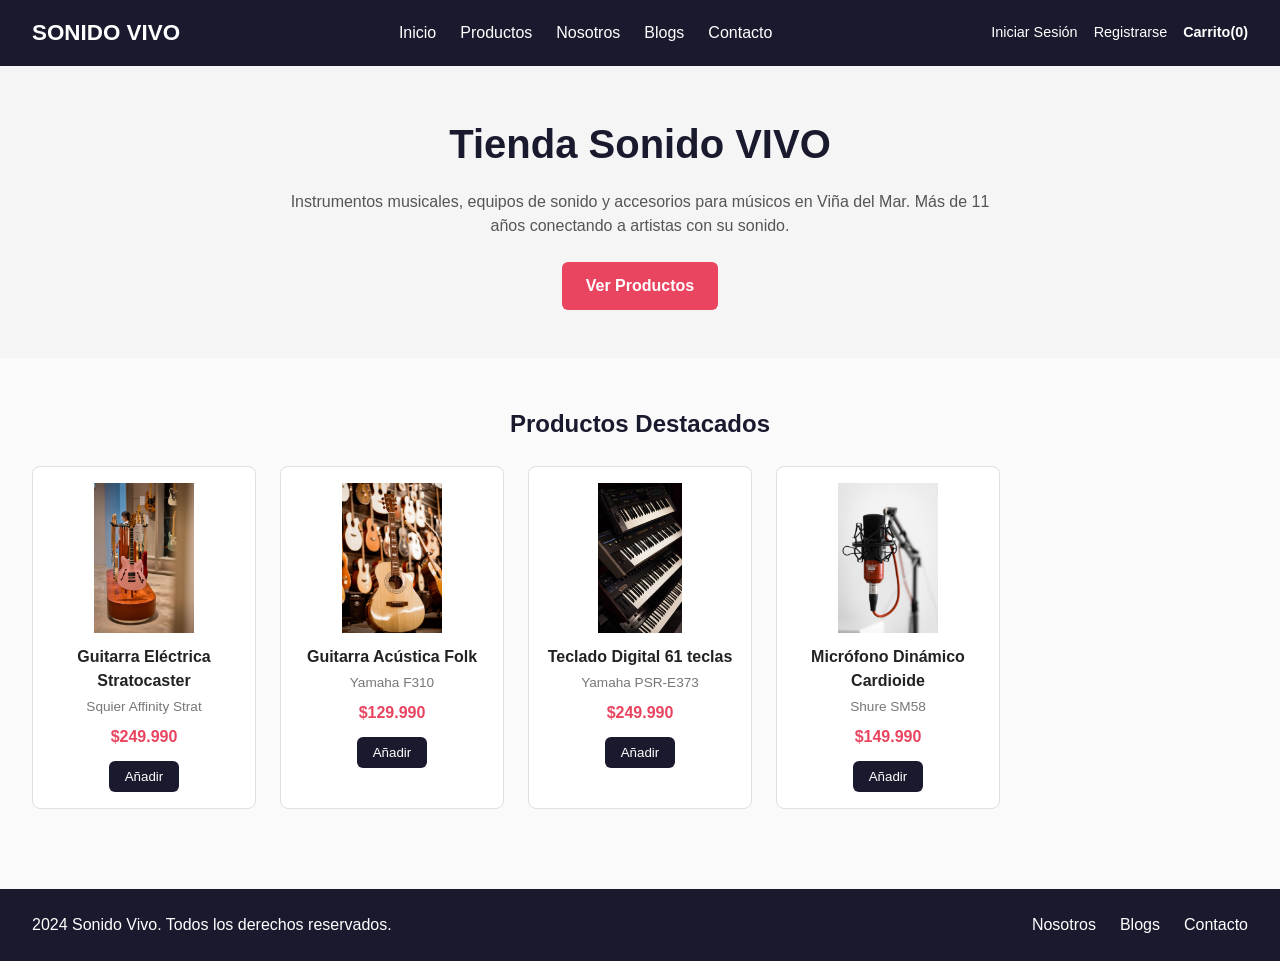
<file: index.html>
<!DOCTYPE html>
<html lang="es">

<head>
    <meta charset="UTF-8">
    <meta name="viewport" content="width=device-width, initial-scale=1.0">
    <title>Sonido Vivo | Tienda de Instrumentos Musicales</title>
    <link rel="stylesheet" href="css/styles.css">
</head>

<body>

    <header class="header-index">
        <a href="index.html">SONIDO VIVO</a>
        <nav class="nav-menu">
            <ul>
                <li><a href="index.html">Inicio</a></li>
                <li><a href="productos.html">Productos</a></li>
                <li><a href="nosotros.html">Nosotros</a></li>
                <li><a href="blogs.html">Blogs</a></li>
                <li><a href="contacto.html">Contacto</a></li>
            </ul>
        </nav>
        <div class="header-acciones">
            <a href="login.html">Iniciar Sesión</a>
            <a href="registro.html">Registrarse</a>
            <a href="#" class="carrito-link">Carrito(<span id="carrito-count">0 </span>)</a>
        </div>
    </header>

    <main>
        <section class="section">
            <div class="section-text">
                <h1>Tienda Sonido VIVO</h1>
                <p>Instrumentos musicales, equipos de sonido y accesorios para músicos en Viña del Mar. Más de 11 años
                    conectando a artistas con su sonido.</p>
                <a href="productos.html" class="btn-primary">Ver Productos</a>
            </div>
        </section>

        <section class="productos-destacados">
            <h2>Productos Destacados</h2>
            <div class="productos-grid">

                <article class="product-article">
                    <img src="img/productos/ge001.jpg" alt="Guitarra Eléctrica Stratocaster Squier">
                    <h3>Guitarra Eléctrica Stratocaster</h3>
                    <p class="brand">Squier Affinity Strat</p>
                    <p class="price">$249.990</p>
                    <button class="btn-add-article" data-id="GE001">Añadir</button>
                </article>

                <article class="product-article">
                    <img src="img/productos/ga001.jpg" alt="Guitarra Acústica Folk Yamaha F310">
                    <h3>Guitarra Acústica Folk</h3>
                    <p class="brand">Yamaha F310</p>
                    <p class="price">$129.990</p>
                    <button class="btn-add-article" data-id="GA001">Añadir</button>
                </article>

                <article class="product-article">
                    <img src="img/productos/tc001.jpg" alt="Teclado Digital Yamaha PSR-E373">
                    <h3>Teclado Digital 61 teclas</h3>
                    <p class="brand">Yamaha PSR-E373</p>
                    <p class="price">$249.990</p>
                    <button class="btn-add-article" data-id="TC001">Añadir</button>
                </article>

                <article class="product-article">
                    <img src="img/productos/mi001.jpg" alt="Micrófono Dinámico Shure SM58">
                    <h3>Micrófono Dinámico Cardioide</h3>
                    <p class="brand">Shure SM58</p>
                    <p class="price">$149.990</p>
                    <button class="btn-add-article" data-id="MI001">Añadir</button>
                </article>
            </div>
        </section>
    </main>

    <footer class="site-footer">
        <p>2024 Sonido Vivo. Todos los derechos reservados.</p>
        <nav class="footer-nav">
            <a href="nosotros.html">Nosotros</a>
            <a href="blogs.html">Blogs</a>
            <a href="contacto.html">Contacto</a>
        </nav>
    </footer>

    <script src="js/carrito.js"></script>
    <script src="js/productos.js"></script>

    </body>
</html>
</file>
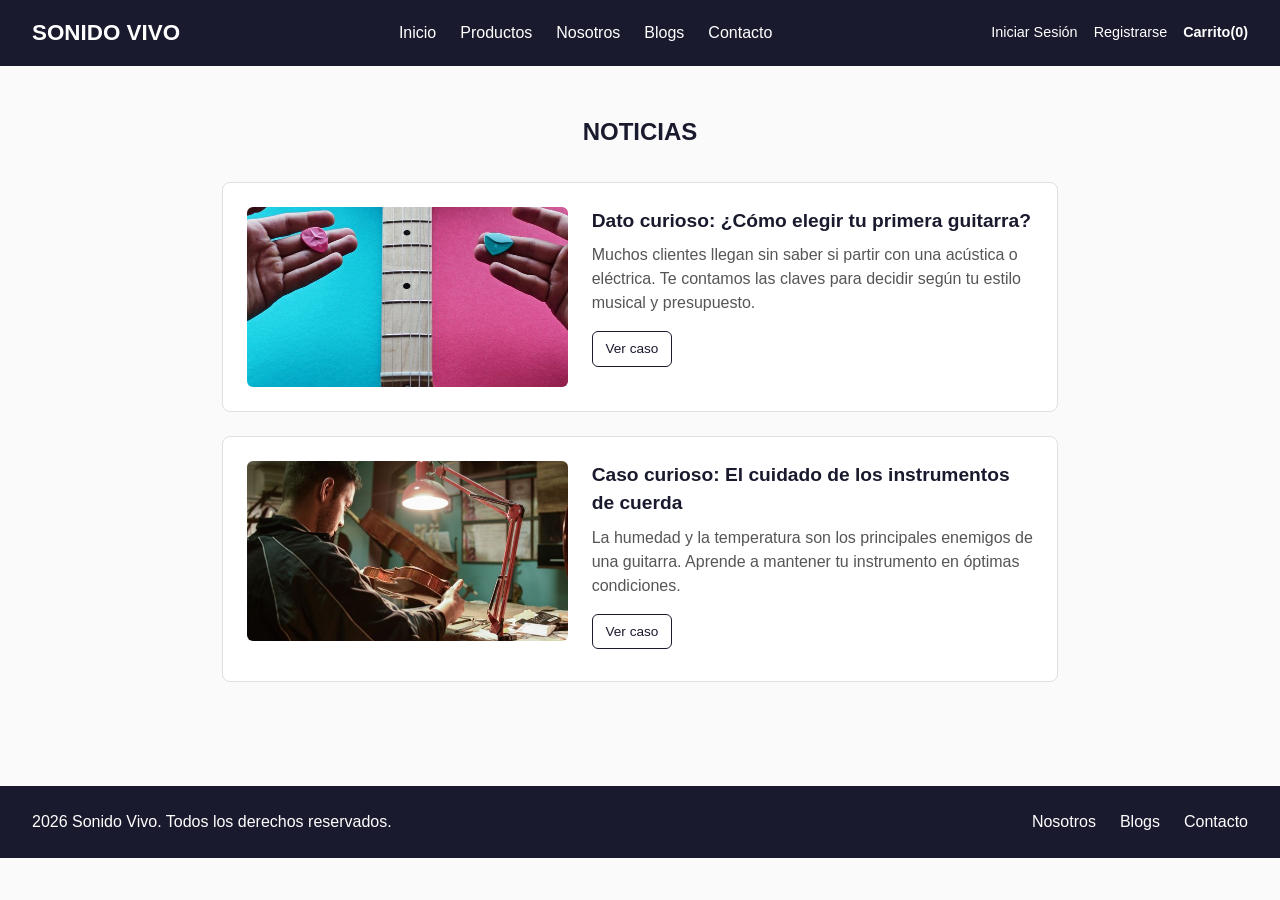
<file: blogs.html>
<!DOCTYPE html>
<html lang="es">
<head>
    <meta charset="UTF-8">
    <meta name="viewport" content="width=device-width, initial-scale=1.0">
    <title>Blogs | Sonido Vivo</title>
    <link rel="stylesheet" href="css/styles.css">
</head>
<body>
    <header class="header-index">
        <a href="index.html">SONIDO VIVO</a>
        <nav class="nav-menu">
            <ul>
                <li><a href="index.html">Inicio</a></li>
                <li><a href="productos.html">Productos</a></li>
                <li><a href="nosotros.html">Nosotros</a></li>
                <li><a href="blogs.html">Blogs</a></li>
                <li><a href="contacto.html">Contacto</a></li>
            </ul>
        </nav>
        <div class="header-acciones">
            <a href="login.html">Iniciar Sesión</a>
            <a href="registro.html">Registrarse</a>
            <a href="#" class="carrito-link">Carrito(<span id="carrito-count">0</span>)</a>
        </div>
    </header>
    <main>
        <section class="blogs-section">
            <h1>NOTICIAS</h1>
            <article class="blog-card">
                <img src="img/blog/caso-curioso-1.jpg" alt="Como elegir tu primera guitarra">
                <div class="blog-info">
                    <h2>Dato curioso: ¿Cómo elegir tu primera guitarra?</h2>
                    <p>Muchos clientes llegan sin saber si partir con una acústica o eléctrica. Te contamos las claves para decidir según tu estilo musical y presupuesto.</p>
                    <a href="detalle-blog-1.html" class="btn-secondary">Ver caso</a>
                </div>
            </article>

            <article class="blog-card">
                <img src="img/blog/caso-curioso-2.jpg" alt="El cuidado de los instrumentos de cuerda">
                <div class="blog-info">
                    <h2>Caso curioso: El cuidado de los instrumentos de cuerda</h2>
                    <p>La humedad y la temperatura son los principales enemigos de una guitarra. Aprende a mantener tu instrumento en óptimas condiciones.</p>
                    <a href="detalle-blog-2.html" class="btn-secondary">Ver caso</a>
                </div>
            </article>
        </section>
    </main>

    <footer class="site-footer">
        <p>2026 Sonido Vivo. Todos los derechos reservados.</p>
        <nav class="footer-nav">
            <a href="nosotros.html">Nosotros</a>
            <a href="blogs.html">Blogs</a>
            <a href="contacto.html">Contacto</a>
        </nav>
    </footer>

    <script src="js/productos.js"></script>
    <script src="js/carrito.js"></script>
    
</body>
</html>
</file>
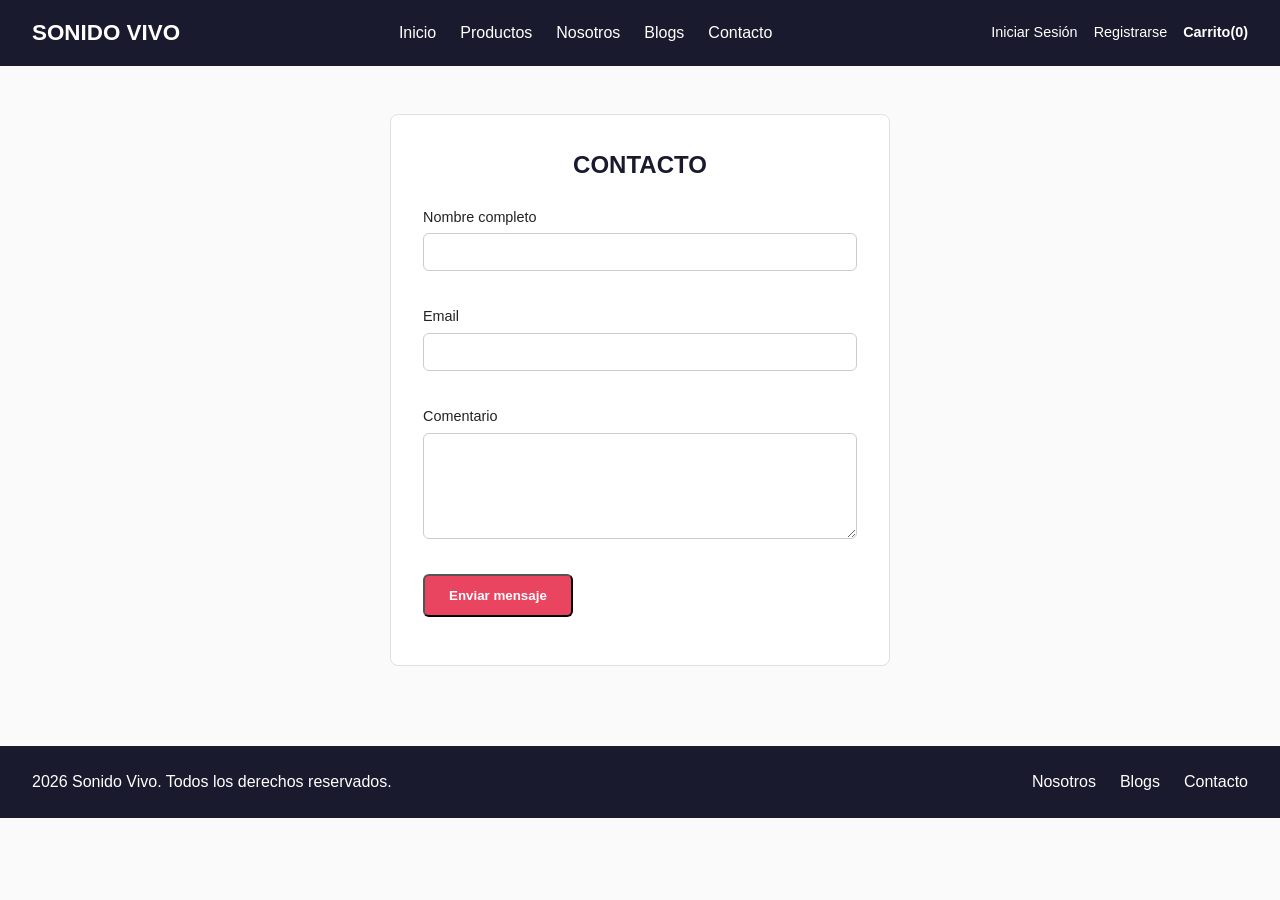
<file: contacto.html>
<!DOCTYPE html>
<html lang="es">

<head>
    <meta charset="UTF-8">
    <meta name="viewport" content="width=device-width, initial-scale=1.0">
    <title>Contacto | Sonido Vivo</title>
    <link rel="stylesheet" href="css/styles.css">
</head>

<body>

    <header class="header-index">
        <a href="index.html">SONIDO VIVO</a>
        <nav class="nav-menu">
            <ul>
                <li><a href="index.html">Inicio</a></li>
                <li><a href="productos.html">Productos</a></li>
                <li><a href="nosotros.html">Nosotros</a></li>
                <li><a href="blogs.html">Blogs</a></li>
                <li><a href="contacto.html">Contacto</a></li>
            </ul>
        </nav>
        <div class="header-acciones">
            <a href="login.html">Iniciar Sesión</a>
            <a href="registro.html">Registrarse</a>
            <a href="#" class="carrito-link">Carrito(<span id="carrito-count">0</span>)</a>
        </div>
    </header>

    <main>
        <section class="form-section">
            <form id="form-contacto" class="formulario" novalidate>
                <h1>CONTACTO</h1>

                <div class="campo">
                    <label for="nombre">Nombre completo</label>
                    <input type="text" id="nombre" name="nombre">
                    <span class="error-mensaje" id="error-nombre"></span>
                </div>

                <div class="campo">
                    <label for="correo">Email</label>
                    <input type="email" id="correo" name="correo">
                    <span class="error-mensaje" id="error-correo"></span>
                </div>

                <div class="campo">
                    <label for="comentario">Comentario</label>
                    <textarea id="comentario" name="comentario" rows="5" maxlength="500"></textarea>
                    <span class="error-mensaje" id="error-comentario"></span>
                </div>

                <button type="submit" class="btn-primary">Enviar mensaje</button>
                <p class="form-exito" id="contacto-exito"></p>
            </form>
        </section>
    </main>

    <footer class="site-footer">
        <p>2026 Sonido Vivo. Todos los derechos reservados.</p>
        <nav class="footer-nav">
            <a href="nosotros.html">Nosotros</a>
            <a href="blogs.html">Blogs</a>
            <a href="contacto.html">Contacto</a>
        </nav>
    </footer>

    <script src="js/productos.js"></script>
    <script src="js/carrito.js"></script>
    <script src="js/validaciones.js"></script>

</body>

</html>
</file>
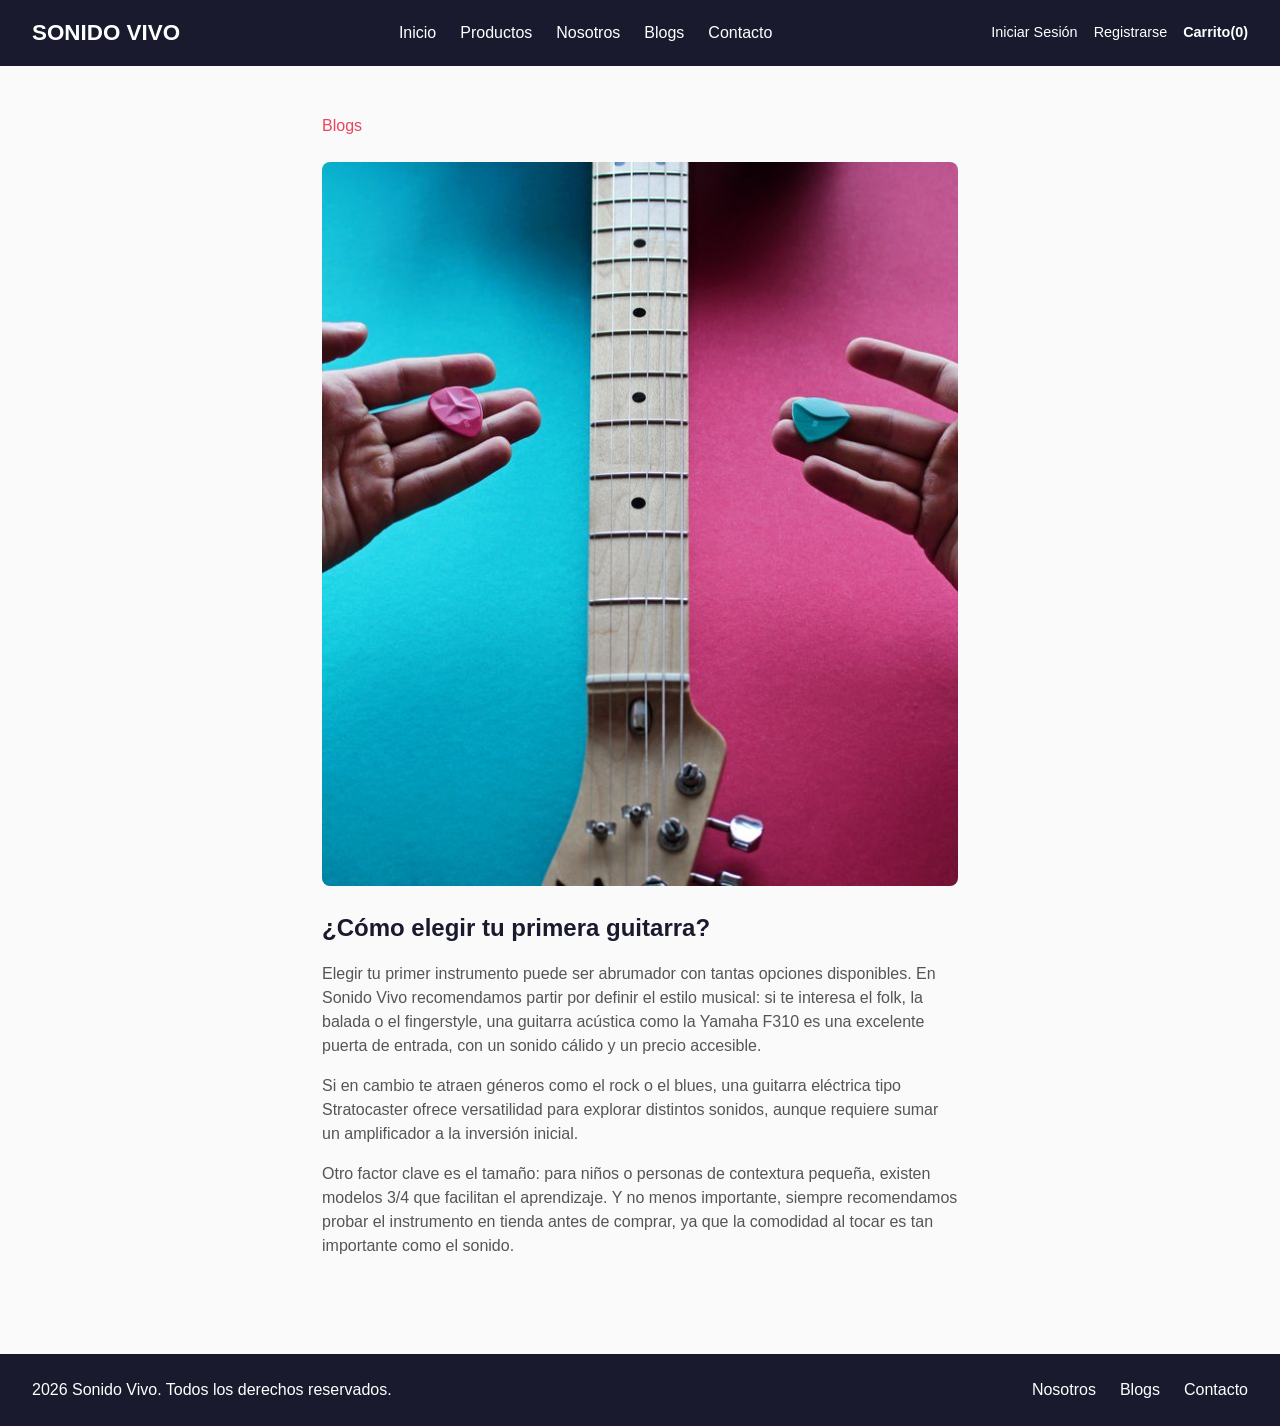
<file: detalle-blog-1.html>
<!DOCTYPE html>
<html lang="es">
<head>
    <meta charset="UTF-8">
    <meta name="viewport" content="width=device-width, initial-scale=1.0">
    <title>¿Como elegir tu primera guitarra? | Sonido Vivo</title>
    <link rel="stylesheet" href="css/styles.css">
</head>
<body>
    <header class="header-index">
        <a href="index.html">SONIDO VIVO</a>
        <nav class="nav-menu">
            <ul>
                <li><a href="index.html">Inicio</a></li>
                <li><a href="productos.html">Productos</a></li>
                <li><a href="nosotros.html">Nosotros</a></li>
                <li><a href="blogs.html">Blogs</a></li>
                <li><a href="contacto.html">Contacto</a></li>
            </ul>
        </nav>
        <div class="header-acciones">
            <a href="login.html">Iniciar Sesión</a>
            <a href="registro.html">Registrarse</a>
            <a href="#" class="carrito-link">Carrito(<span id="carrito-count">0</span>)</a>
        </div>
    </header>

    <main>
        <article class="blog-detalle">
            <a href="blogs.html" class="volver-link">Blogs</a>
            <img src="img/blog/caso-curioso-1.jpg" alt="como elegir tu primera guitarra">
            <h1>¿Cómo elegir tu primera guitarra?</h1>
            <p>Elegir tu primer instrumento puede ser abrumador con tantas opciones disponibles. En Sonido Vivo recomendamos partir por definir el estilo musical: si te interesa el folk, la balada o el fingerstyle, una guitarra acústica como la Yamaha F310 es una excelente puerta de entrada, con un sonido cálido y un precio accesible.</p>
            <p>Si en cambio te atraen géneros como el rock o el blues, una guitarra eléctrica tipo Stratocaster ofrece versatilidad para explorar distintos sonidos, aunque requiere sumar un amplificador a la inversión inicial.</p>
            <p>Otro factor clave es el tamaño: para niños o personas de contextura pequeña, existen modelos 3/4 que facilitan el aprendizaje. Y no menos importante, siempre recomendamos probar el instrumento en tienda antes de comprar, ya que la comodidad al tocar es tan importante como el sonido.</p>
        </article>
    </main>
    <footer class="site-footer">
        <p>2026 Sonido Vivo. Todos los derechos reservados.</p>
        <nav class="footer-nav">
            <a href="nosotros.html">Nosotros</a>
            <a href="blogs.html">Blogs</a>
            <a href="contacto.html">Contacto</a>
        </nav>
    </footer>

    <script src="js/productos.js"></script>
    <script src="js/carrito.js"></script>
    
</body>
</html>
</file>
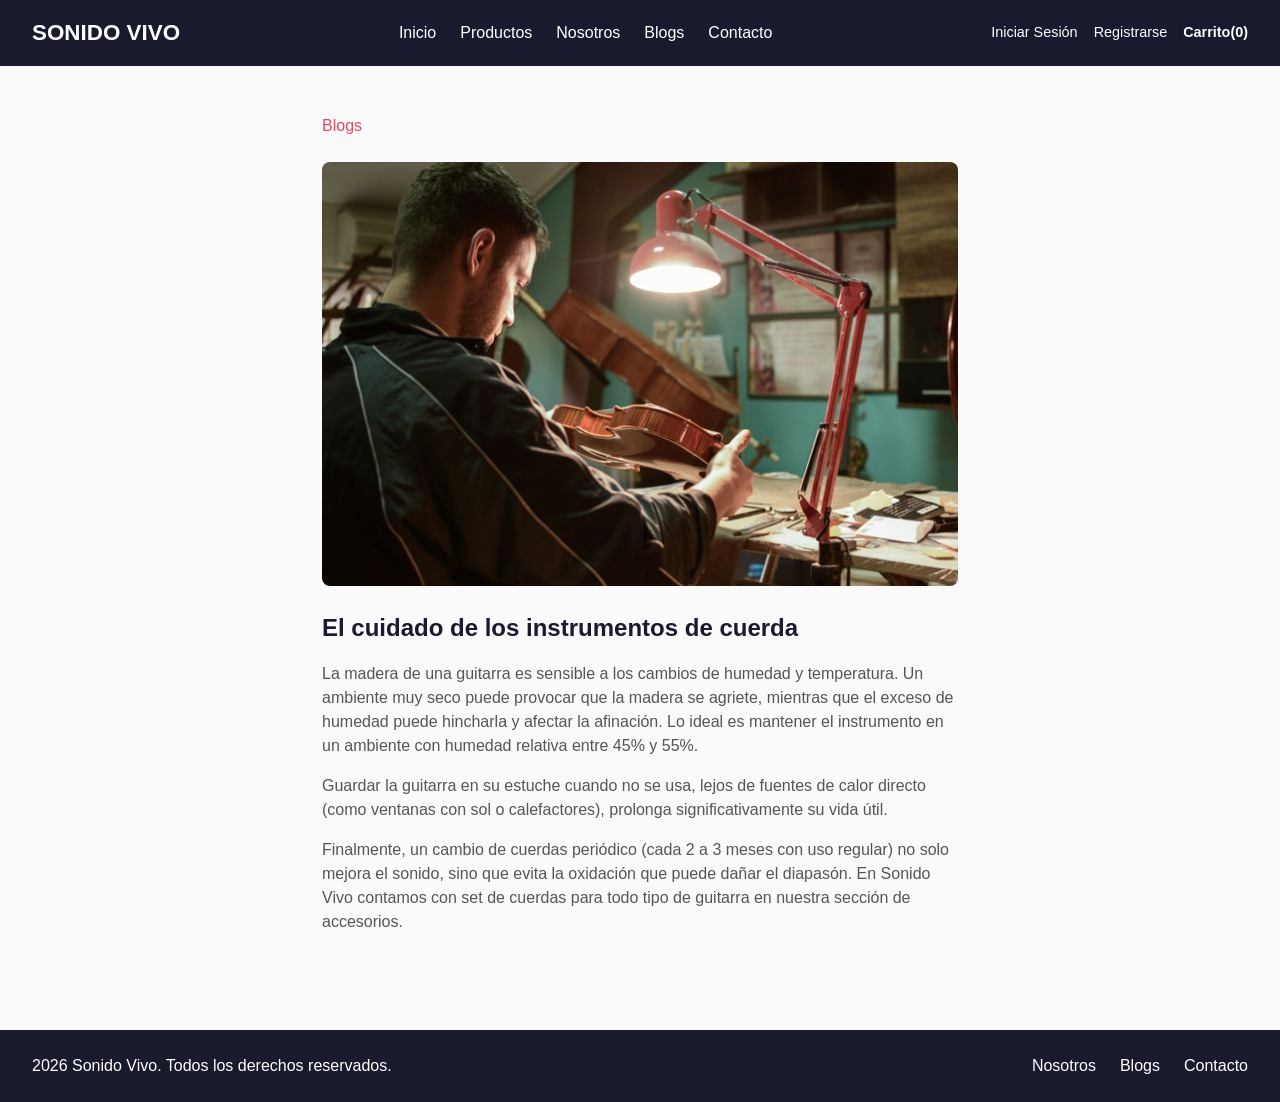
<file: detalle-blog-2.html>
<!DOCTYPE html>
<html lang="es">
<head>
    <meta charset="UTF-8">
    <meta name="viewport" content="width=device-width, initial-scale=1.0">
    <title>El cuidado de los instrumentos de cuerda | Sonido Vivo</title>
    <link rel="stylesheet" href="css/styles.css">
</head>
<body>
    <header class="header-index">
        <a href="index.html">SONIDO VIVO</a>
        <nav class="nav-menu">
            <ul>
                <li><a href="index.html">Inicio</a></li>
                <li><a href="productos.html">Productos</a></li>
                <li><a href="nosotros.html">Nosotros</a></li>
                <li><a href="blogs.html">Blogs</a></li>
                <li><a href="contacto.html">Contacto</a></li>
            </ul>
        </nav>
        <div class="header-acciones">
            <a href="login.html">Iniciar Sesión</a>
            <a href="registro.html">Registrarse</a>
            <a href="#" class="carrito-link">Carrito(<span id="carrito-count">0</span>)</a>
        </div>
    </header>

    <main>
        <article class="blog-detalle">
            <a href="blogs.html" class="volver-link">Blogs</a>
            <img src="img/blog/caso-curioso-2.jpg" alt="El cuidado de los instrumentos de cuerda">
            <h1>El cuidado de los instrumentos de cuerda</h1>
            <p>La madera de una guitarra es sensible a los cambios de humedad y temperatura. Un ambiente muy seco puede provocar que la madera se agriete, mientras que el exceso de humedad puede hincharla y afectar la afinación. Lo ideal es mantener el instrumento en un ambiente con humedad relativa entre 45% y 55%.</p>
            <p>Guardar la guitarra en su estuche cuando no se usa, lejos de fuentes de calor directo (como ventanas con sol o calefactores), prolonga significativamente su vida útil.</p>
            <p>Finalmente, un cambio de cuerdas periódico (cada 2 a 3 meses con uso regular) no solo mejora el sonido, sino que evita la oxidación que puede dañar el diapasón. En Sonido Vivo contamos con set de cuerdas para todo tipo de guitarra en nuestra sección de accesorios.</p>
        </article>
    </main>

    <footer class="site-footer">
        <p> 2026 Sonido Vivo. Todos los derechos reservados.</p>
        <nav class="footer-nav">
            <a href="nosotros.html">Nosotros</a>
            <a href="blogs.html">Blogs</a>
            <a href="contacto.html">Contacto</a>
        </nav>
    </footer>

    <script src="js/productos.js"></script>
    <script src="js/carrito.js"></script>
    
</body>
</html>
</file>
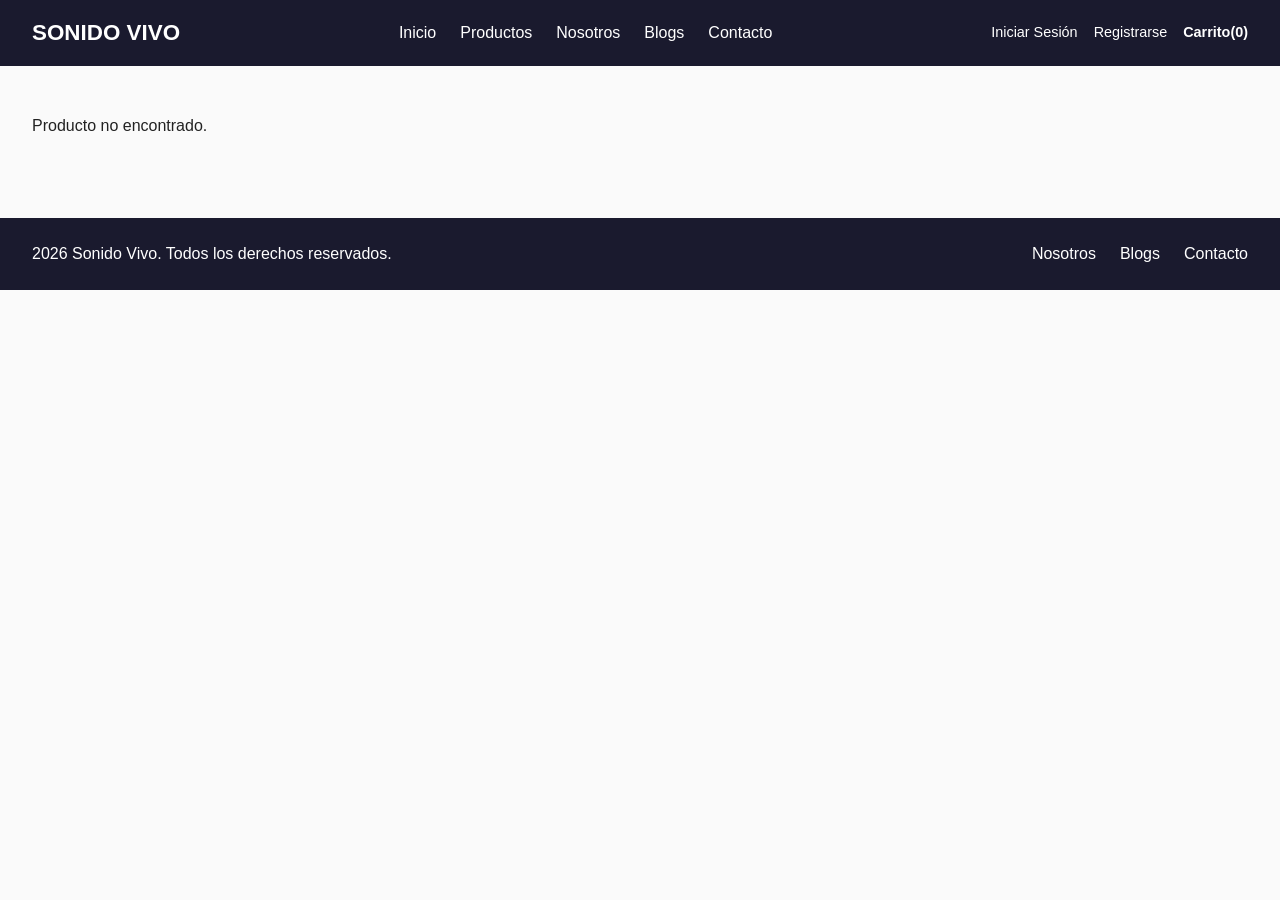
<file: detalle-producto.html>
<!DOCTYPE html>
<html lang="es">
<head>
    <meta charset="UTF-8">
    <meta name="viewport" content="width=device-width, initial-scale=1.0">
    <title>Detalle del Producto || Sonido Vivo</title>
    <link rel="stylesheet" href="css/styles.css">
</head>
<body>

    <header class="header-index">
        <a href="index.html">SONIDO VIVO</a>
        <nav class="nav-menu">
            <ul>
                <li><a href="index.html">Inicio</a></li>
                <li><a href="productos.html">Productos</a></li>
                <li><a href="nosotros.html">Nosotros</a></li>
                <li><a href="blogs.html">Blogs</a></li>
                <li><a href="contacto.html">Contacto</a></li>
            </ul>
        </nav>
        <div class="header-acciones">
            <a href="login.html">Iniciar Sesión</a>
            <a href="registro.html">Registrarse</a>
            <a href="#" class="carrito-link">Carrito(<span id="carrito-count">0 </span>)</a>
        </div>
    </header>

    <main>
        <section class="detalle-producto" id="detalle-container">
            
        </section>
    </main>
    <footer class="site-footer">
        <p>2026 Sonido Vivo. Todos los derechos reservados.</p>
        <nav class="footer-nav">
            <a href="nosotros.html">Nosotros</a>
            <a href="blogs.html">Blogs</a>
            <a href="contacto.html">Contacto</a>
        </nav>
    </footer>

    <script src="js/productos.js"></script>
    <script src="js/carrito.js"></script>
</body>
</html>
</file>
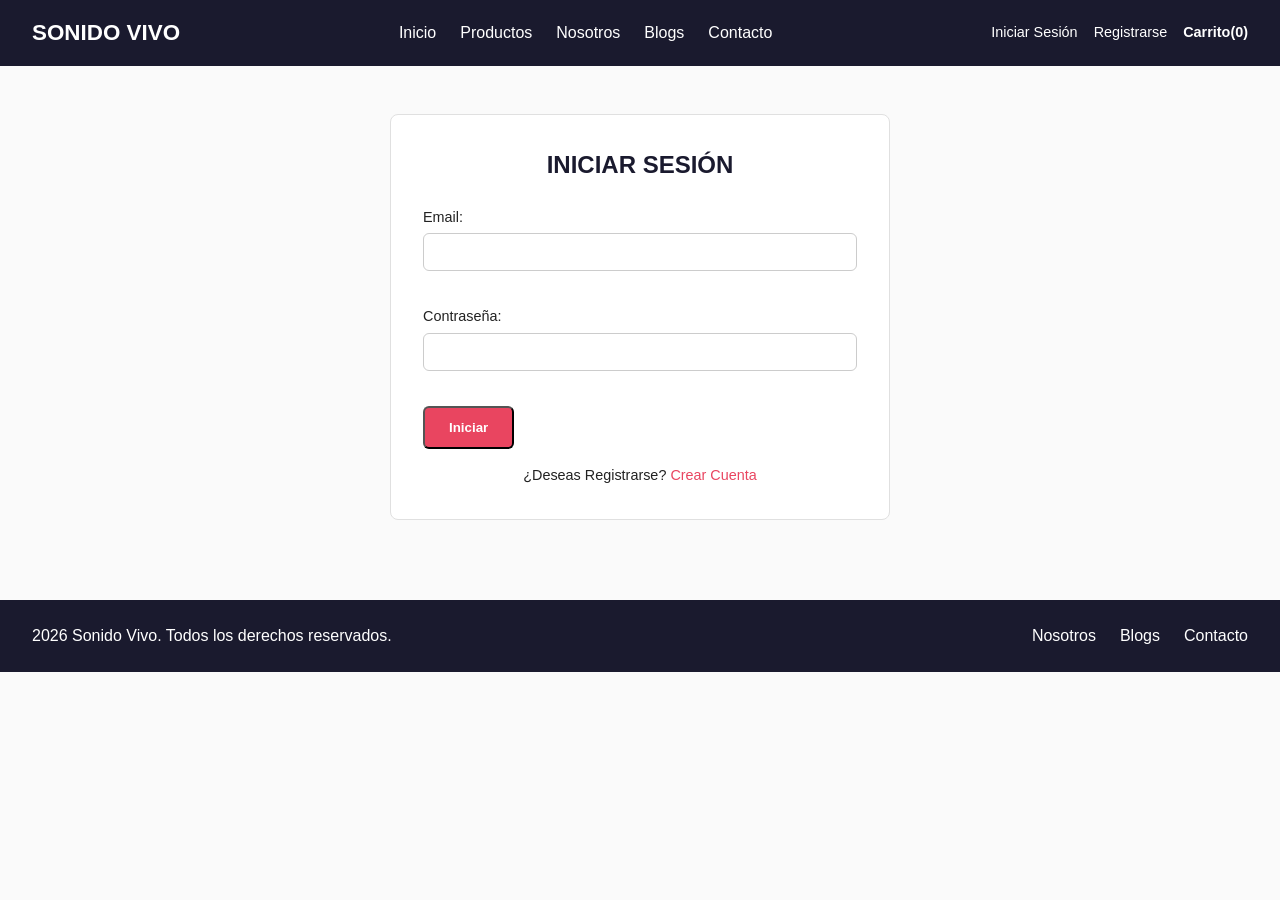
<file: login.html>
<!DOCTYPE html>
<html lang="es">

<head>
    <meta charset="UTF-8">
    <meta name="viewport" content="width=device-width, initial-scale=1.0">
    <title>Iniciar Sesión | Sonido Vivo</title>
    <link rel="stylesheet" href="css/styles.css">
</head>

<body>

    <header class="header-index">
        <a href="index.html">SONIDO VIVO</a>
        <nav class="nav-menu">
            <ul>
                <li><a href="index.html">Inicio</a></li>
                <li><a href="productos.html">Productos</a></li>
                <li><a href="nosotros.html">Nosotros</a></li>
                <li><a href="blogs.html">Blogs</a></li>
                <li><a href="contacto.html">Contacto</a></li>
            </ul>
        </nav>
        <div class="header-acciones">
            <a href="login.html">Iniciar Sesión</a>
            <a href="registro.html">Registrarse</a>
            <a href="#" class="carrito-link">Carrito(<span id="carrito-count">0</span>)</a>
        </div>
    </header>

    <main>
        <section class="form-section">
            <form id="form-login" class="formulario" novalidate>
                <h1>INICIAR SESIÓN</h1>

                <div class="campo">
                    <label for="correo">Email:</label>
                    <input type="email" id="correo" autocomplete="email">
                    <span class="error-mensaje" id="error-correo"></span>
                </div>

                <div class="campo">
                    <label for="password">Contraseña:</label>
                    <input type="password" id="password" name="password">
                    <span class="error-mensaje" id="error-password"></span>
                </div>

                <button type="submit" class="btn-primary">Iniciar</button>
                <p class="form-exito" id="login-exito"></p>

                <p class="form-enlace">¿Deseas Registrarse? <a href="registro.html">Crear Cuenta</a></p>

            </form>
        </section>
    </main>
     <footer class="site-footer">
        <p>2026 Sonido Vivo. Todos los derechos reservados.</p>
        <nav class="footer-nav">
            <a href="nosotros.html">Nosotros</a>
            <a href="blogs.html">Blogs</a>
            <a href="contacto.html">Contacto</a>
        </nav>
    </footer>

    <script src="js/productos.js"></script>
    <script src="js/carrito.js"></script>
    <script src="js/validaciones.js"></script>
</body>
</html>
</file>
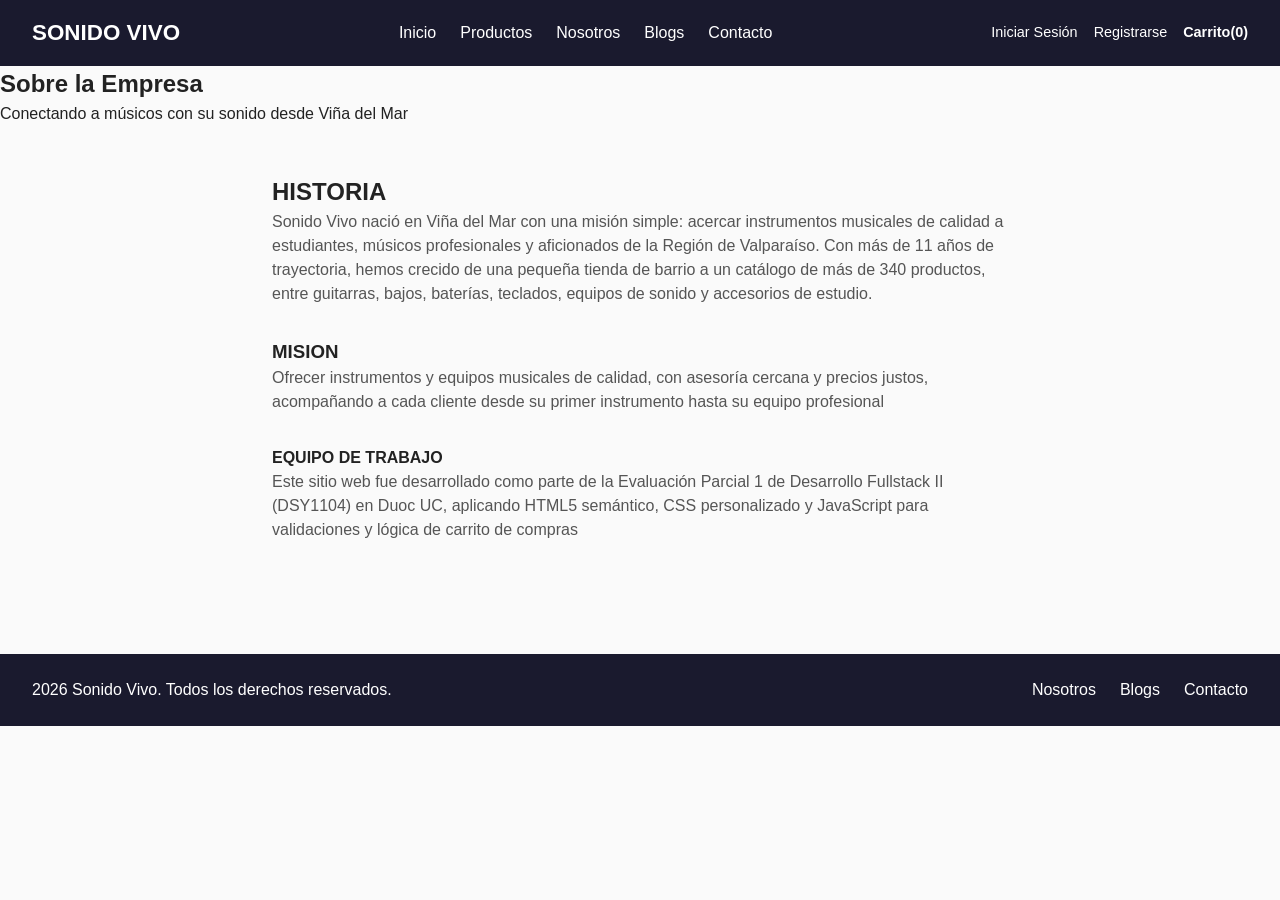
<file: nosotros.html>
<!DOCTYPE html>
<html lang="es">
<head>
    <meta charset="UTF-8">
    <meta name="viewport" content="width=device-width, initial-scale=1.0">
    <title>Nosotros | Sonido Vivo</title>
    <link rel="stylesheet" href="css/styles.css">
</head>
<body>

    <header class="header-index">
        <a href="index.html">SONIDO VIVO</a>
        <nav class="nav-menu">
            <ul>
                <li><a href="index.html">Inicio</a></li>
                <li><a href="productos.html">Productos</a></li>
                <li><a href="nosotros.html">Nosotros</a></li>
                <li><a href="blogs.html">Blogs</a></li>
                <li><a href="contacto.html">Contacto</a></li>
            </ul>
        </nav>
        <div class="header-acciones">
            <a href="login.html">Iniciar Sesión</a>
            <a href="registro.html">Registrarse</a>
            <a href="#" class="carrito-link">Carrito(<span id="carrito-count">0</span>)</a>
        </div>
    </header>
    <main>
        <section class="nosostros-hero">
            <h1>Sobre la Empresa</h1>
            <p>Conectando a músicos con su sonido desde Viña del Mar</p>
        </section>
        <section class="nosotros-contenido">
            <article>
                <h2>HISTORIA</h2>
                <p>Sonido Vivo nació en Viña del Mar con una misión simple: acercar instrumentos musicales de calidad a estudiantes, músicos profesionales y aficionados de la Región de Valparaíso. Con más de 11 años de trayectoria, hemos crecido de una pequeña tienda de barrio a un catálogo de más de 340 productos, entre guitarras, bajos, baterías, teclados, equipos de sonido y accesorios de estudio.</p>
            </article>

            <article>
                <h3>MISION</h3>
                <p>Ofrecer instrumentos y equipos musicales de calidad, con asesoría cercana y precios justos, acompañando a cada cliente desde su primer instrumento hasta su equipo profesional</p>
            </article>

            <article>
                <h4>EQUIPO DE TRABAJO</h4>
                <p>Este sitio web fue desarrollado como parte de la Evaluación Parcial 1 de Desarrollo Fullstack II (DSY1104) en Duoc UC, aplicando HTML5 semántico, CSS personalizado y JavaScript para validaciones y lógica de carrito de compras</p>
            </article>
        </section>
    </main>

    <footer class="site-footer">
        <p>2026 Sonido Vivo. Todos los derechos reservados.</p>
        <nav class="footer-nav">
            <a href="nosotros.html">Nosotros</a>
            <a href="blogs.html">Blogs</a>
            <a href="contacto.html">Contacto</a>
        </nav>
    </footer>

    <script src="js/productos.js"></script>
    <script src="js/carrito.js"></script>
</body>
</html>
</file>
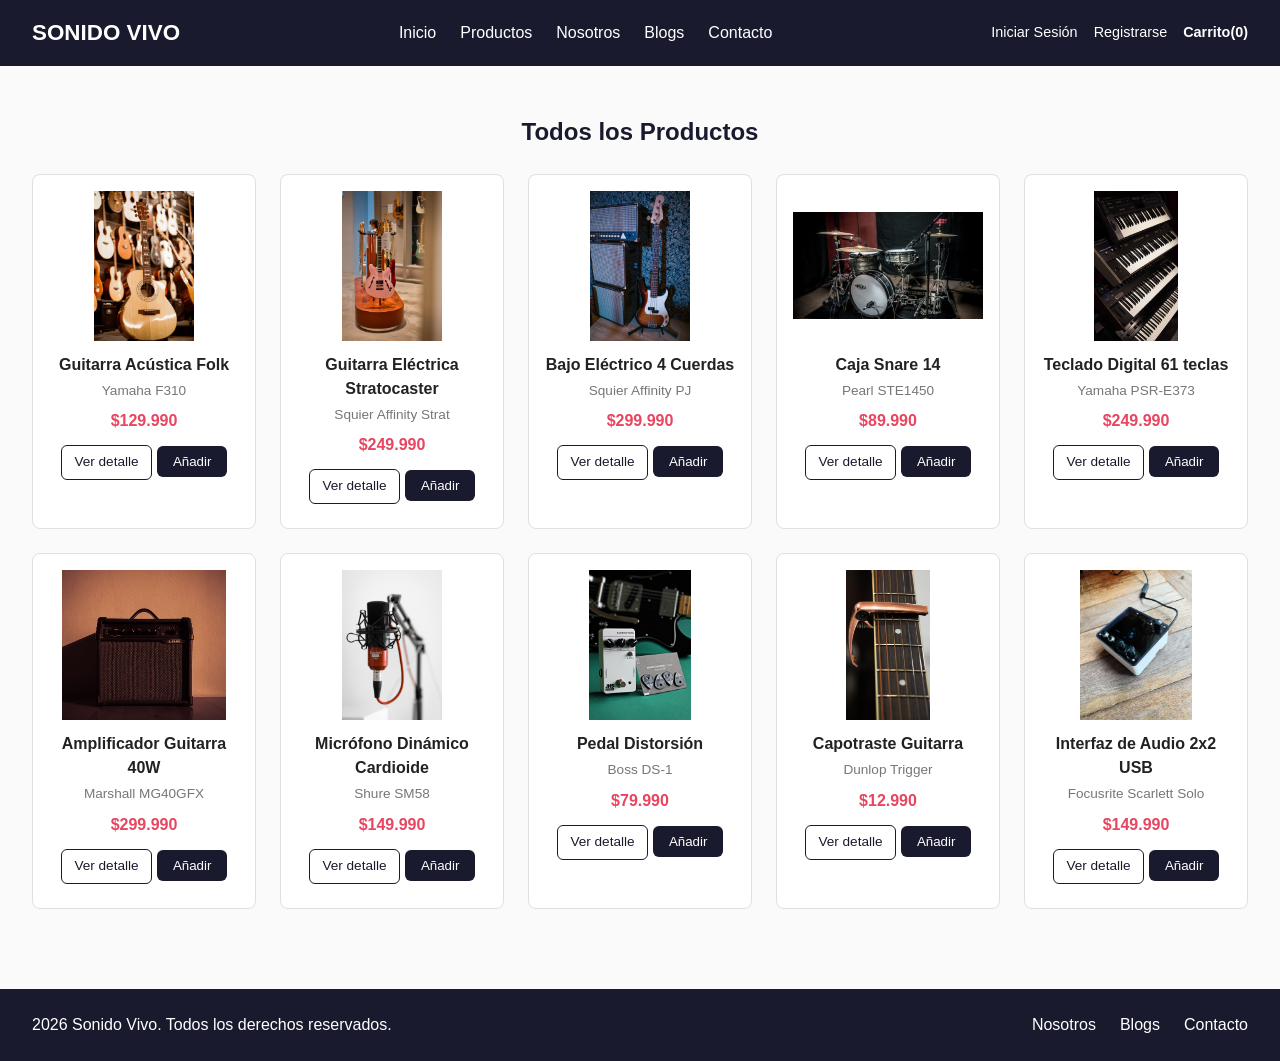
<file: productos.html>
<!DOCTYPE html>
<html lang="es">
<head>
    <meta charset="UTF-8">
    <meta name="viewport" content="width=device-width, initial-scale=1.0">
    <title>Productos | Sonido VIVO</title>
    <link rel="stylesheet" href="css/styles.css">
</head>
<body>
    <header class="header-index">
        <a href="index.html">SONIDO VIVO</a>
        <nav class="nav-menu">
            <ul>
                <li><a href="index.html">Inicio</a></li>
                <li><a href="productos.html">Productos</a></li>
                <li><a href="nosotros.html">Nosotros</a></li>
                <li><a href="blogs.html">Blogs</a></li>
                <li><a href="contacto.html">Contacto</a></li>
            </ul>
        </nav>
        <div class="header-acciones">
            <a href="login.html">Iniciar Sesión</a>
            <a href="registro.html">Registrarse</a>
            <a href="#" class="carrito-link">Carrito(<span id="carrito-count">0 </span>)</a>
        </div>
    </header>

    <main>
        <section class="productos-destacados">
            <h2>Todos los Productos</h2>
            <div class="productos-grid" id="productos-container">

            </div>
        </section>
    </main>
    <footer class="site-footer">
        <p>2026 Sonido Vivo. Todos los derechos reservados.</p>
        <nav class="footer-nav">
            <a href="nosotros.html">Nosotros</a>
            <a href="blogs.html">Blogs</a>
            <a href="contacto.html">Contacto</a>
        </nav>
    </footer>

    <script src="js/productos.js"></script>
    <script src="js/carrito.js"></script>
</body>
</html>
</file>
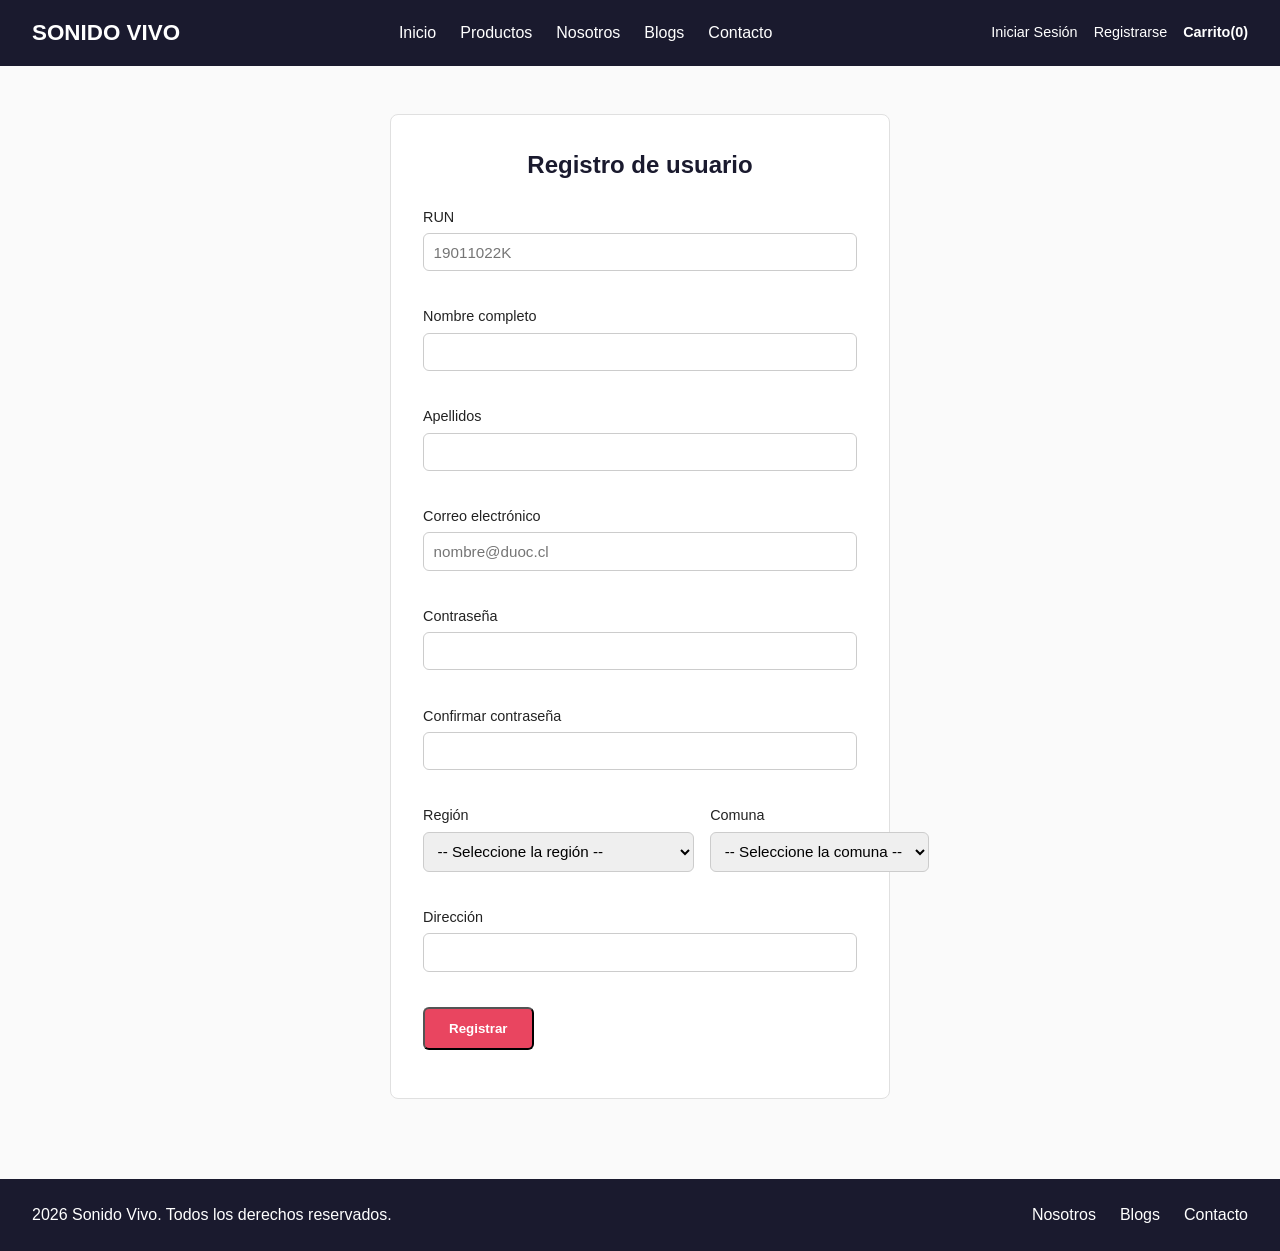
<file: registro.html>
<!DOCTYPE html>
<html lang="es">
<head>
    <meta charset="UTF-8">
    <meta name="viewport" content="width=device-width, initial-scale=1.0">
    <title>Registro || Sonido VIVO</title>
    <link rel="stylesheet" href="css/styles.css">
</head>

<body>

    <header class="header-index">
        <a href="index.html">SONIDO VIVO</a>
        <nav class="nav-menu">
            <ul>
                <li><a href="index.html">Inicio</a></li>
                <li><a href="productos.html">Productos</a></li>
                <li><a href="nosotros.html">Nosotros</a></li>
                <li><a href="blogs.html">Blogs</a></li>
                <li><a href="contacto.html">Contacto</a></li>
            </ul>
        </nav>
        <div class="header-acciones">
            <a href="login.html">Iniciar Sesión</a>
            <a href="registro.html">Registrarse</a>
            <a href="#" class="carrito-link">Carrito(<span id="carrito-count">0</span>)</a>
        </div>
    </header>

    <main>
        <section class="form-section">
            <form id="form-registro" class="formulario" novalidate>
                <h1>Registro de usuario</h1>

                <div class="campo">
                    <label for="run">RUN</label>
                    <input type="text" id="run" name="run" placeholder="19011022K">
                    <span class="error-mensaje" id="error-run"></span>
                </div>

                <div class="campo">
                    <label for="nombre">Nombre completo</label>
                    <input type="text" id="nombre" name="nombre" autocomplete="given-name">
                    <span class="error-mensaje" id="error-nombre"></span>
                </div>

                <div class="campo">
                    <label for="apellidos">Apellidos</label>
                    <input type="text" id="apellidos" name="apellidos" autocomplete="family-name">
                    <span class="error-mensaje" id="error-apellidos"></span>
                </div>

                <div class="campo">
                    <label for="correo">Correo electrónico</label>
                    <input type="email" id="correo" name="correo" autocomplete="email" placeholder="nombre@duoc.cl">
                    <span class="error-mensaje" id="error-correo"></span>
                </div>

                <div class="campo">
                    <label for="password">Contraseña</label>
                    <input type="password" id="password" name="password" autocomplete="new-password">
                    <span class="error-mensaje" id="error-password"></span>
                </div>

                <div class="campo">
                    <label for="password-confirm">Confirmar contraseña</label>
                    <input type="password" id="password-confirm" name="password-confirm" autocomplete="new-password">
                    <span class="error-mensaje" id="error-password-confirm"></span>
                </div>

                <div class="campo-doble">
                    <div class="campo">
                        <label for="region">Región</label>
                        <select id="region" name="region">
                            <option value="">-- Seleccione la región --</option>
                        </select>
                        <span class="error-mensaje" id="error-region"></span>
                    </div>

                    <div class="campo">
                        <label for="comuna">Comuna</label>
                        <select id="comuna" name="comuna">
                            <option value="">-- Seleccione la comuna --</option>
                        </select>
                        <span class="error-mensaje" id="error-comuna"></span>
                    </div>
                </div>

                <div class="campo">
                    <label for="direccion">Dirección</label>
                    <input type="text" id="direccion" name="direccion">
                    <span class="error-mensaje" id="error-direccion"></span>
                </div>

                <button type="submit" class="btn-primary">Registrar</button>
                <p class="form-exito" id="registro-exito"></p>
            </form>
        </section>
    </main>

    <footer class="site-footer">
        <p> 2026 Sonido Vivo. Todos los derechos reservados.</p>
        <nav class="footer-nav">
            <a href="nosotros.html">Nosotros</a>
            <a href="blogs.html">Blogs</a>
            <a href="contacto.html">Contacto</a>
        </nav>
    </footer>

    <script src="js/regiones.js"></script>
    <script src="js/productos.js"></script>
    <script src="js/carrito.js"></script>
    <script src="js/validaciones.js"></script>

</body>

</html>
</file>
<file: css/styles.css>
/*BASE */
* {
  margin: 0;
  padding: 0;
  box-sizing: border-box;
}

body {
  font-family: 'Segoe UI', Arial, sans-serif;
  color: #222;
  line-height: 1.5;
  background-color: #fafafa;
}

a {
  text-decoration: none;
  color: inherit;
}

ul {
  list-style: none;
}

img {
  max-width: 100%;
  display: block;
}

/* VARIABLES DE COLOR */
:root {
  --color-primario: #1a1a2e;
  --color-acento: #e94560;
  --color-claro: #f5f5f5;
  --color-texto: #222;
}

/* HEADER  */
.header-index {
  display: flex;
  align-items: center;
  justify-content: space-between;
  flex-wrap: wrap;
  gap: 1rem;
  padding: 1rem 2rem;
  background-color: var(--color-primario);
  color: white;
}

.header-index > a {
  font-size: 1.4rem;
  font-weight: bold;
  color: white;
}

.nav-menu ul {
  display: flex;
  gap: 1.5rem;
}

.nav-menu a {
  color: white;
  font-weight: 500;
  transition: color 0.2s;
}

.nav-menu a:hover {
  color: var(--color-acento);
}

.header-acciones {
  display: flex;
  align-items: center;
  gap: 1rem;
  font-size: 0.9rem;
}

.header-acciones a {
  color: white;
}

.carrito-link {
  font-weight: bold;
}

/* SECCIÓN*/
.section {
  display: flex;
  align-items: center;
  justify-content: center;
  padding: 3rem 2rem;
  background-color: var(--color-claro);
  text-align: center;
}

.section-text {
  max-width: 700px;
}

.section-text h1 {
  font-size: 2.5rem;
  margin-bottom: 1rem;
  color: var(--color-primario);
}

.section-text p {
  margin-bottom: 1.5rem;
  color: #555;
}

.btn-primary {
  display: inline-block;
  background-color: var(--color-acento);
  color: white;
  padding: 0.75rem 1.5rem;
  border-radius: 6px;
  font-weight: bold;
  transition: background-color 0.2s;
}

.btn-primary:hover {
  background-color: #c81e45;
}

/* PRODUCTOS */
.productos-destacados {
  padding: 3rem 2rem;
}

.productos-destacados h2 {
  margin-bottom: 1.5rem;
  color: var(--color-primario);
  text-align: center;
}

.productos-grid {
  display: grid;
  grid-template-columns: repeat(auto-fill, minmax(220px, 1fr));
  gap: 1.5rem;
}

.product-article {
  background: white;
  border: 1px solid #e0e0e0;
  border-radius: 8px;
  padding: 1rem;
  text-align: center;
  transition: box-shadow 0.2s, transform 0.2s;
}

.product-article:hover {
  box-shadow: 0 4px 12px rgba(0,0,0,0.08);
  transform: translateY(-3px);
}

.product-article img {
  margin: 0 auto 0.75rem;
  height: 150px;
  object-fit: contain;
}

.product-article h3 {
  font-size: 1rem;
  margin-bottom: 0.25rem;
}

.product-article .brand {
  font-size: 0.85rem;
  color: #777;
  margin-bottom: 0.5rem;
}

.product-article .price {
  font-weight: bold;
  color: var(--color-acento);
  margin-bottom: 0.75rem;
}

.btn-add-article {
  background-color: var(--color-primario);
  color: white;
  border: none;
  padding: 0.5rem 1rem;
  border-radius: 6px;
  cursor: pointer;
  transition: background-color 0.2s;
}

.btn-add-article:hover {
  background-color: #29294f;
}

.btn-secondary{
  display: inline-block;
  background-color: transparent;
  color: var(--color-primario);
  border: 1px solid var(--color-primario);
  padding: 0.4rem 0.8rem;
  border-radius: 6px;
  font-size: 0.85rem;
  margin-bottom: 0.5rem;
}

.btn-secondary:hover {
  background-color: var(--color-primario);
  color: white;
}

/*FOOTER*/
.site-footer {
  display: flex;
  justify-content: space-between;
  align-items: center;
  flex-wrap: wrap;
  gap: 1rem;
  padding: 1.5rem 2rem;
  background-color: var(--color-primario);
  color: white;
  margin-top: 2rem;
}

.footer-nav {
  display: flex;
  gap: 1.5rem;
}

.footer-nav a {
  color: white;
}

.footer-nav a:hover {
  color: var(--color-acento);
}

/* RESPONSIVE*/
@media (max-width: 768px) {
  .header-index {
    flex-direction: column;
    text-align: center;
  }

  .nav-menu ul {
    flex-wrap: wrap;
    justify-content: center;
  }
}

/*DETALLE PRODUCTO */
.detalle-producto{
  display: flex;
  gap: 2rem;
  padding: 3rem 2rem;
  flex-wrap: wrap;
}

.detalle-imagen img{
  border-radius: 8px;
  border: 1px solid #e0e0e0;
}

.detalle-info{
  flex: 1 1 400px;
}

.detalle-categoria{
  color: var(--color-acento);
  font-weight: bold;
  text-transform: uppercase;
  font-size: 0.85rem;
  margin-bottom: 0.5rem;
}

.detalle-info h1{
  color: var(--color-primario);
  margin-bottom: 0.5rem;
}

.price-large{
  font-size: 1.8rem;
  font-weight: bold;
  color: var(--color-acento);
  margin: 1rem 0;
}

.detalle-descripcion{
  margin-bottom: 1rem;
  color: #555;
}

.detalle-stock{
  font-size: 0.9rem;
  color: #777;
  margin-bottom: 1.5rem;
}

/*FORMULARIOS*/
.form-section {
  display: flex;
  justify-content: center;
  padding: 3rem 2rem;
}

.formulario {
  background: white;
  border: 1px solid #e0e0e0;
  border-radius: 8px;
  padding: 2rem;
  max-width: 500px;
  width: 100%;
}

.formulario h1 {
  color: var(--color-primario);
  margin-bottom: 1.5rem;
  text-align: center;
}

.campo {
  margin-bottom: 1rem;
  display: flex;
  flex-direction: column;
}

.campo label {
  font-weight: 500;
  margin-bottom: 0.3rem;
  font-size: 0.9rem;
}

.campo input,
.campo select {
  padding: 0.6rem;
  border: 1px solid #ccc;
  border-radius: 6px;
  font-size: 0.95rem;
}

.campo input:focus,
.campo select:focus {
  outline: none;
  border-color: var(--color-acento);
}

.input-invalido {
  border-color: #e94560 !important;
  background-color: #fff5f6;
}

.error-mensaje {
  color: #e94560;
  font-size: 0.8rem;
  min-height: 1rem;
  margin-top: 0.2rem;
}

.campo-doble {
  display: flex;
  gap: 1rem;
}

.campo-doble .campo {
  flex: 1;
}

.form-exito {
  text-align: center;
  margin-top: 1rem;
  font-weight: 500;
  color: #e94560;
}

.form-exito.exito {
  color: #2e7d32;
}

/*Registro*/
.form-enlace{
  text-align: center;
  margin-top: 1rem;
  font-size: 0.9rem;
}

.form-enlace a{
  color: var(--color-acento);
  font-weight: 500;
}

/*Contacto*/
.campo textarea{
  padding: 0.6rem;
  border: 1px solid #ccc;
  border-radius: 6px;
  font-size: 0.95rem;
  font-family: inherit;
  resize: vertical;
}

.campo textarea:focus{
  outline: none;
  border-color: var(--color-acento);
}

/*NOSOTROS*/
.nosotros-hero{
  text-align: center;
  padding: 3rem 2rem;
  background-color: var(--color-claro);
}

.nosotros-hero h1{
  color: var(--color-primario);
  margin-bottom: 0.5rem;
}

.nosotros-contenido{
  max-width: 800px;
  margin: 0 auto;
  padding: 3rem 2rem;
}

.nosotros-contenido article{
  margin-bottom: 2rem;
}

.nosotros-contenido p{
  color: #555;
}

/*BLOGS*/
.blogs-section{
  max-width: 900px;
  margin: 0 auto;
  padding: 3rem 2rem;
}

.blogs-section h1{
  text-align: center;
  color: var(--color-primario);
  margin-bottom: 2rem;
}

.blog-card{
  display: flex;
  gap: 1.5rem;
  background: white;
  border: 1px solid #e0e0e0;
  border-radius: 8px;
  padding: 1.5rem;
  margin-bottom: 1.5rem;
  flex-wrap: wrap;
}

.blog-card img{
  flex: 1 1 250px;
  border-radius: 6px;
  max-height: 180px;
  object-fit: cover;
}

.blog-info{
  flex: 2 1 300px;
}

.blog-info h2{
  color: var(--color-primario);
  margin-bottom: 0.5rem;
  font-size: 1.2rem;
}

.blog-info p{
  color: #555;
  margin-bottom: 1rem;
}

/*DETALLE BLOGS*/
.blog-detalle{
  max-width: 700px;
  margin: 0 auto;
  padding: 3rem 2rem;
}

.volver-link{
  display: inline-block;
  margin-bottom: 1.5rem;
  color: var(--color-acento);
  font-weight: 500;
}

.blog-detalle img{
  width: 100%;
  border-radius: 8px;
  margin-bottom: 1.5rem;
}

.blog-detalle h1{
  color: var(--color-primario);
  margin-bottom: 1rem;
}

.blog-detalle p{
  color: #555;
  margin-bottom: 1rem;
}



@media (max-width: 480px) {
  .campo-doble {
    flex-direction: column;
  }
}
</file>
